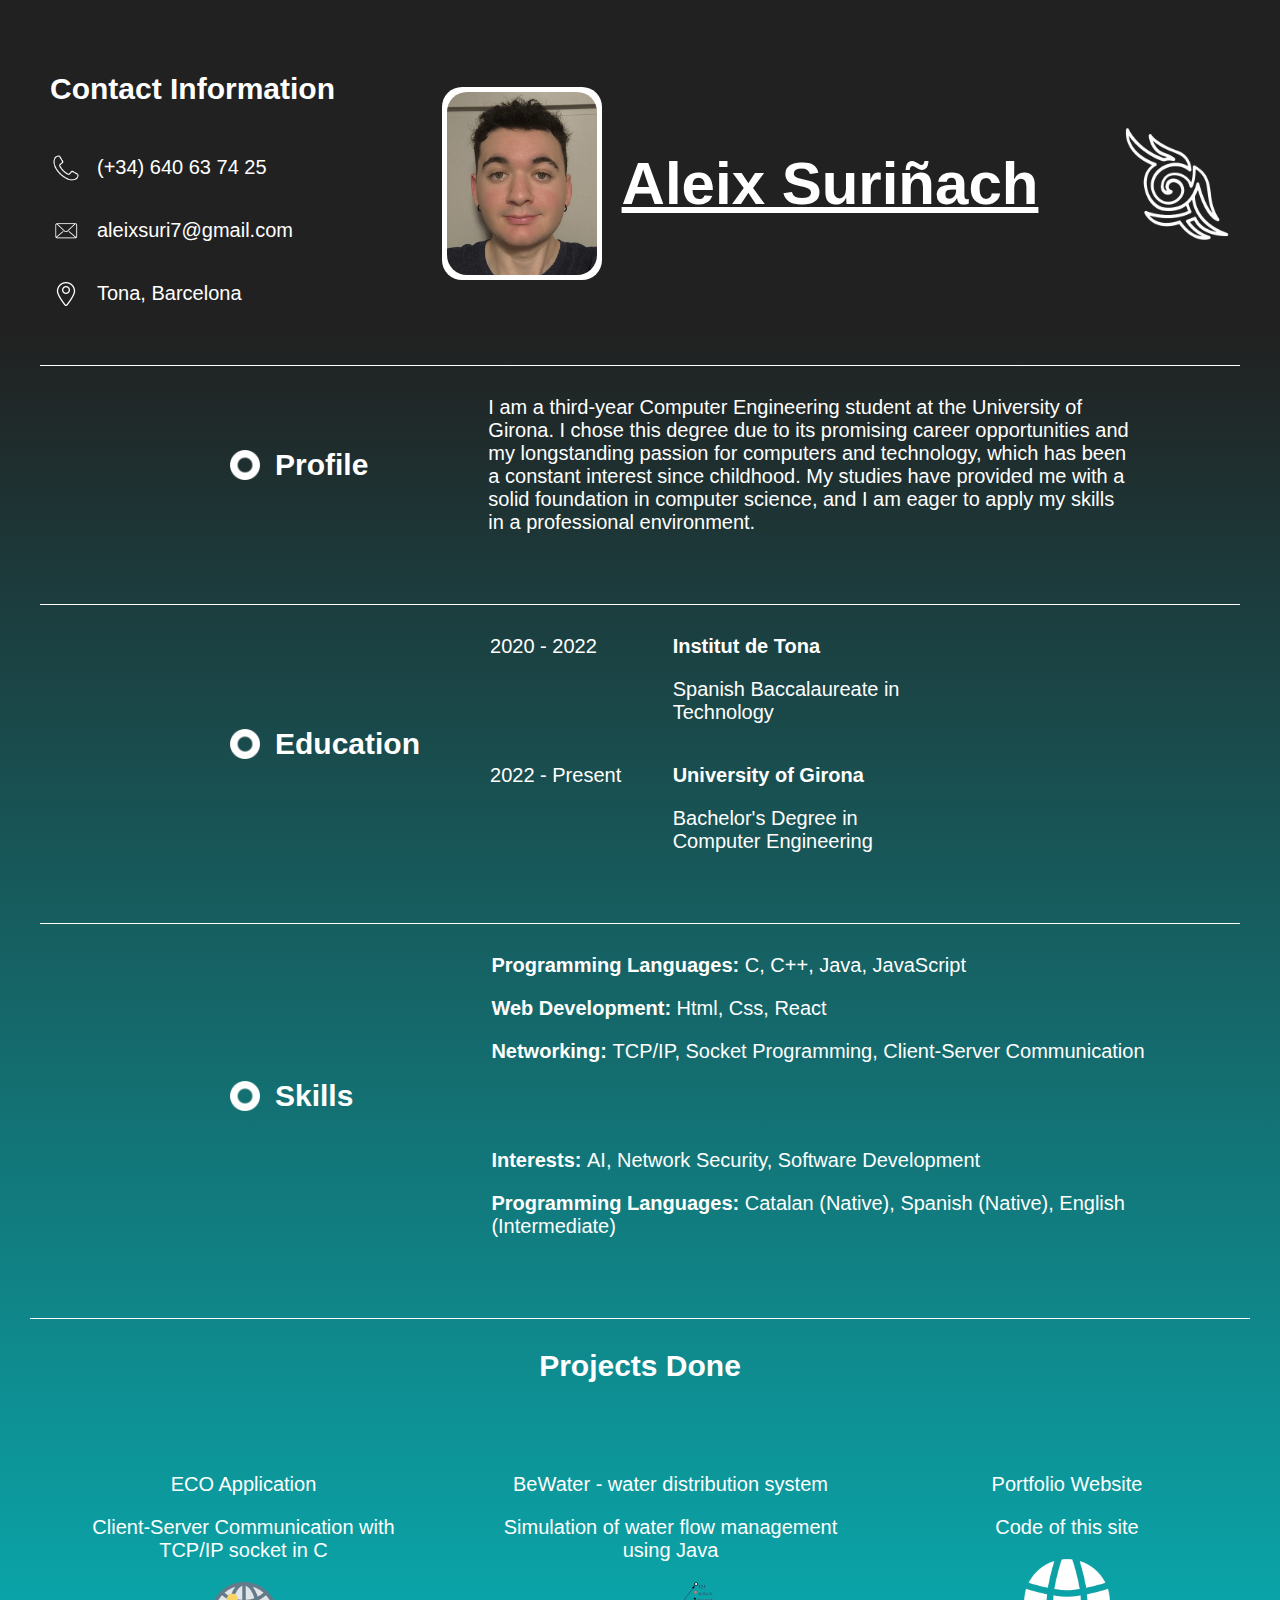
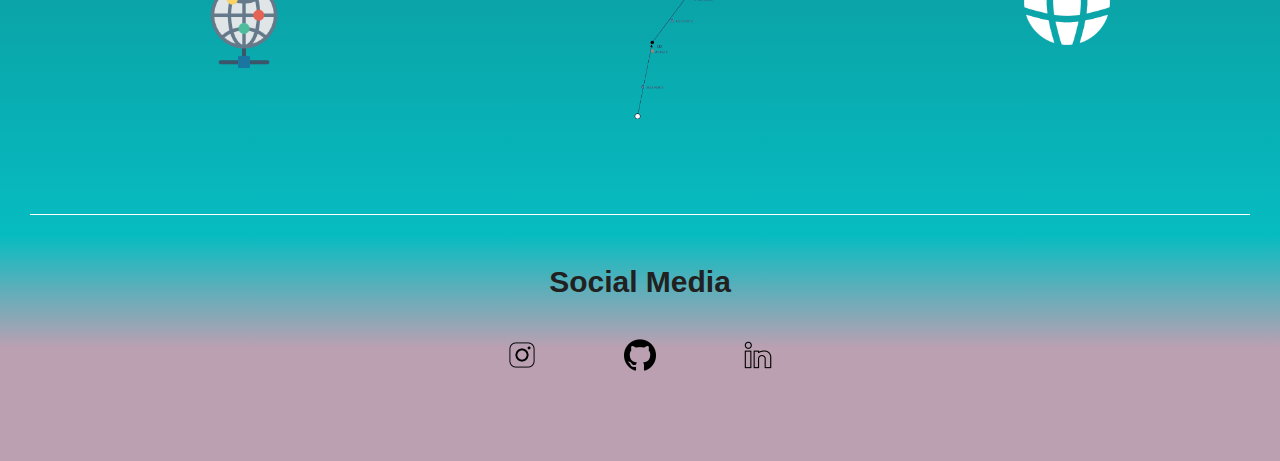
<file: index.html>
<!DOCTYPE html>
<html lang="en">
<head>
    <meta charset="UTF-8">
    <meta name="viewport" content="width=device-width, initial-scale=1.0">
    
    <title>Curriculum Vitae</title>
    <link rel="stylesheet" type="text/css" href="css/style.css">
    <link rel="stylesheet" type="text/css" href="css/elements.css">
</head>
<body>
    <header>
        <!-- Contact Information -->
        <div class="contactInfo">
            <p class="title">Contact Information</p>
            <div>
                <img id="phone" src="img/phoneIcon.png" alt="Phone Icon">
                <p>(+34) 640 63 74 25</p>
            </div>
            
            <div>
                <img id="mail" src="img/mailIcon.png" alt="Mail Icon">
                <p>aleixsuri7@gmail.com</p>
            </div>
            
            <div>
                <img id="location" src="img/locationIcon.png" alt="Location Icon">
                <p>Tona, Barcelona</p>
            </div>
        </div>

        <!-- Img & Name -->
        <div class="imgName">
            <div class="backgroundImg">
                <img id="selfie" src="img/selfie.jpg" alt="Selfie of me"> 
            </div>
            <p id="name">Aleix Suriñach</p>
        </div>

        <div class="decoration"><img id="decoration" src="img/rune.png" alt="Image of a rune"></div>
    </header>

    <main>
        <!-- Container 1 (Profile, Education, Skills)-->
        <section class="aboutMe">
            <!-- Profile -->
            <div class="profileBlock">
                <div class="sectionTitle">
                    <img src="img/circle.png" alt="Circle img">
                    <p class="title">Profile</p>
                </div>
                <div class="profileText">
                    <p>I am a third-year Computer Engineering student at the University of
                        Girona. I chose this degree due to its promising career opportunities
                        and my longstanding passion for computers and technology, which
                        has been a constant interest since childhood. My studies have
                        provided me with a solid foundation in computer science, and I am
                        eager to apply my skills in a professional environment.
                    </p> 
                </div>
            </div>
            
            <!-- Education -->
            <div class="educationBlock">
                <div class="sectionTitle">
                    <img src="img/circle.png" alt="Circle img">
                    <p class="title">Education</p>
                </div>
                <div class="education">
                    <div class="e1">
                        <div><p>2020 - 2022</p></div>
                        <div>
                            <p><b>Institut de Tona</b></p>
                            <p>Spanish Baccalaureate in Technology</p>
                        </div>
                    </div>
                    
                    <div class="e2">    
                        <div><p>2022 - Present</p></div>
                        <div>
                            <p><b>University of Girona</b></p>
                            <p>Bachelor's Degree in Computer Engineering</p>
                        </div>    
                    </div>
                </div>
            </div>    
        
        
            <!-- Skills -->
            <div class="skillsBlock">
                <div class="sectionTitle">
                    <img src="img/circle.png" alt="Circle img">
                    <p class="title">Skills</p>
                </div>
                <div class="skills">
                    <p><b>Programming Languages: </b>C, C++, Java, JavaScript</p> 
                    <p><b>Web Development: </b>Html, Css, React</p> 
                    <p><b>Networking: </b>TCP/IP, Socket Programming, Client-Server Communication</p> 
                    <br>
                    <br>
                    <p><b>Interests: </b>AI, Network Security, Software Development</p> 
                    <p><b>Programming Languages: </b>Catalan (Native), Spanish (Native), English (Intermediate)</p> 
                </div>
            </div>
        </section>
    
        <!-- Container 2 (Projects)-->
        <section class="projects">
            <div class="projectsTitle">
                <p class="title">Projects Done</p>
            </div>
            <div class="projectsBlock">
                <div class="projectsX">
                    <p>ECO Application</p>
                    <p>Client-Server Communication with TCP/IP socket in C</p>
                    <a href="https://github.com/AleixSuri/ECO-Application" target="_blank">
                        <img src="img/xarxaInternet.png" alt="Internet Web Img">
                    </a>    
                </div>
                
                <div class="projectsX">
                    <p>BeWater - water distribution system</p>
                    <p>Simulation of water flow management using Java</p>
                    <a href="https://github.com/AleixSuri/Water-Distribution-System" target="_blank">
                        <img src="img/xarxaAigua.png" alt="Distribution Diagram">
                    </a>
                </div>
                
                <div class="projectsX">
                    <p>Portfolio Website</p>
                    <p>Code of this site</p>
                    <a href="https://github.com/AleixSuri/CV_Website" target="_blank">
                        <img src="img/website.png" alt="Website Icon">
                    </a>
                </div>
            </div>
        </section>
    </main>
    
    <!-- Social Media -->
    <footer>
        <div class="socialMedia">
            <p class="title">Social Media</p>
            
            <div><a href="https://www.instagram.com/aleixsuri_/" target="_blank">
                <img src="img/igIconB.png" alt="Instagram Icon">
            </a></div>
            
            <div><a href="https://github.com/AleixSuri" target="_blank">
                <img src="img/githubIconB.png" alt="GitHub Icon">
            </a></div>
            
            <div><a href="https://www.linkedin.com/in/aleix-suriñach-cobos-a719021a8/" target="_blank">
                <img src="img/linkedinIconB.png" alt="Linkedin Icon">
            </a></div>
        </div>
    </footer>
</body>
</html>
</file>
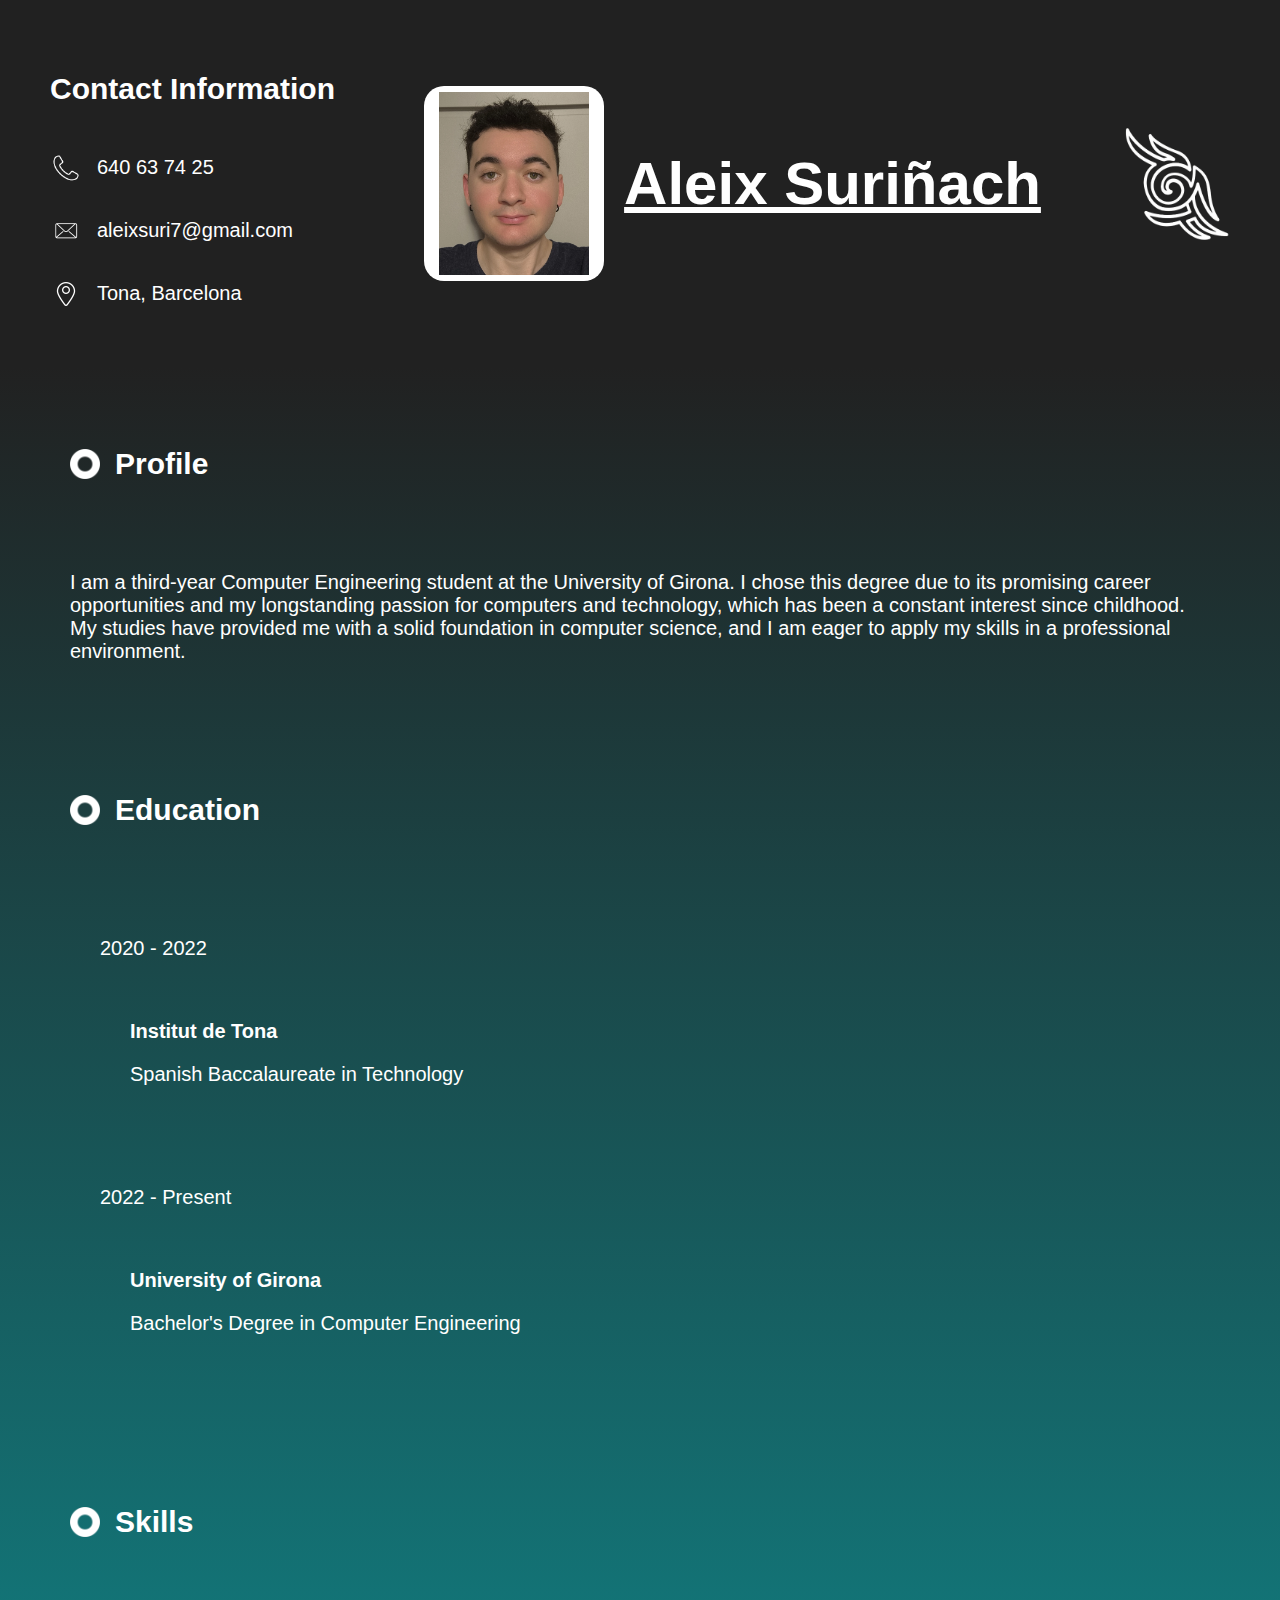
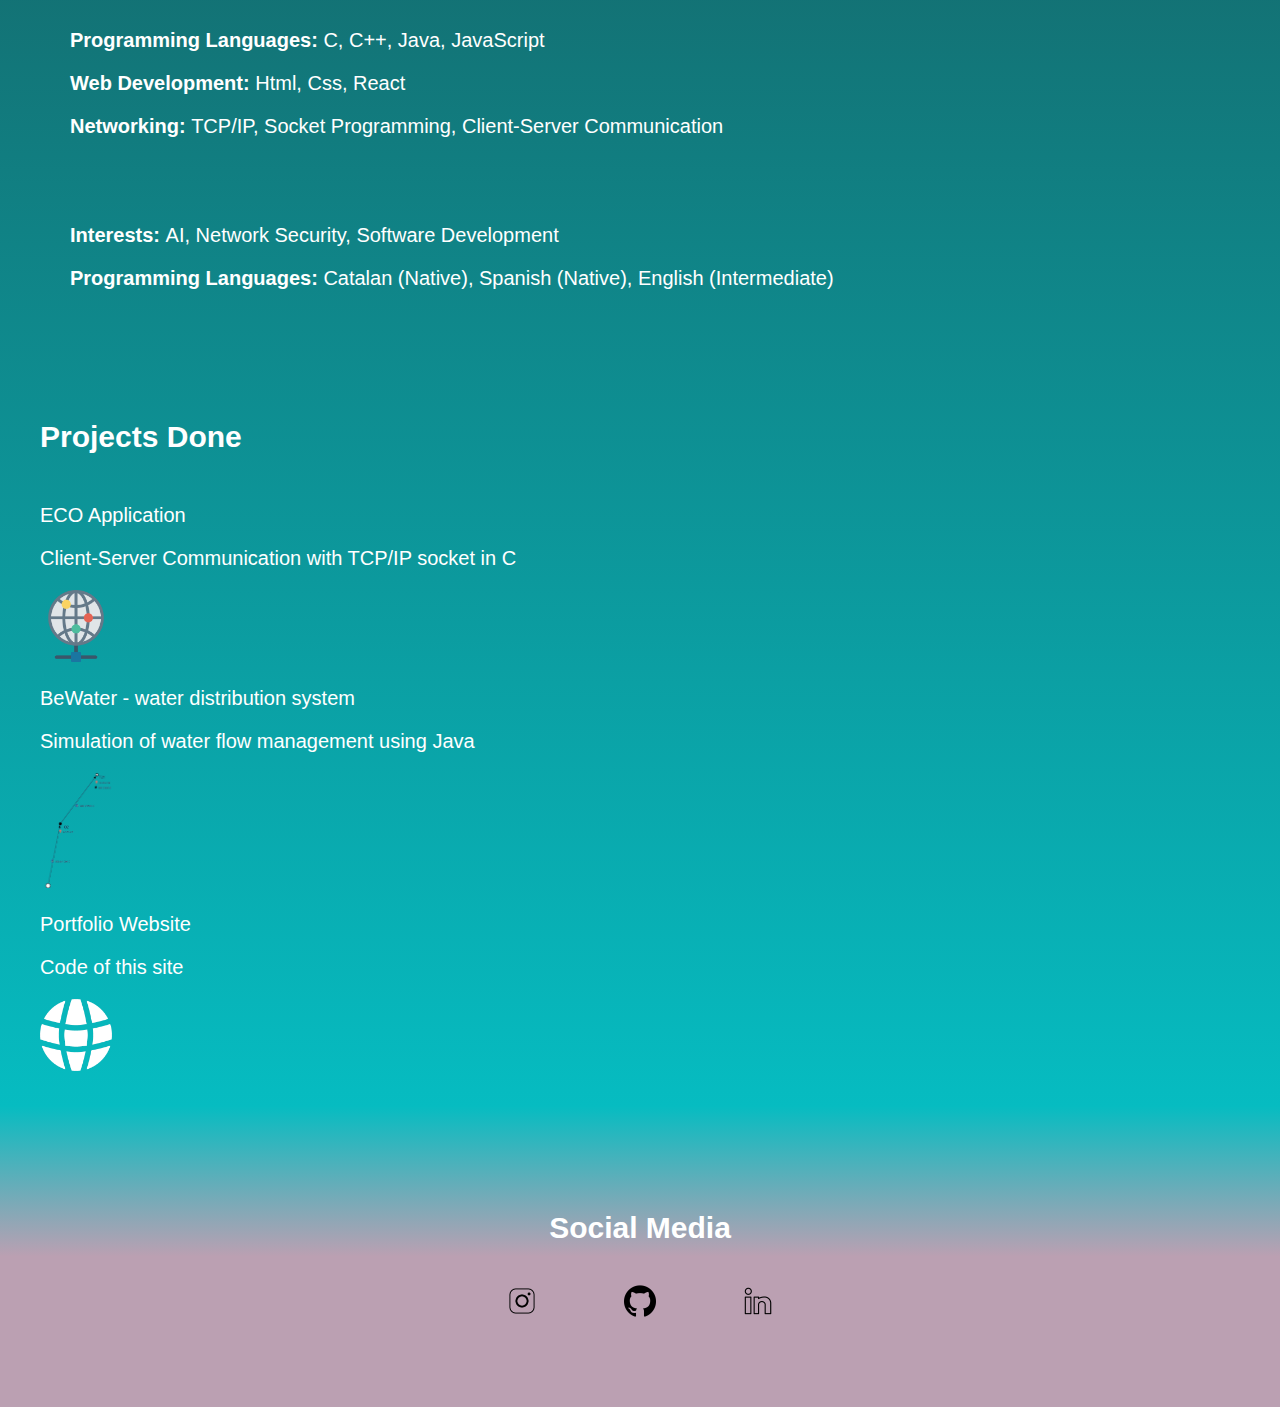
<file: src/index.html>
<!DOCTYPE html>
<html lang="en">
<head>
    <meta charset="UTF-8">
    <meta name="viewport" content="width=device-width, initial-scale=1.0">
    
    <title>Curriculum Vitae</title>
    <link rel="stylesheet" type="text/css" href="style.css">
    <link rel="stylesheet" type="text/css" href="elements.css">
</head>
<body>
    <header>
        <!-- Contact Information -->
        <div class="contactInfo">
            <p class="title">Contact Information</p>
            <div>
                <img id="phone" src="img/phoneIcon.png" alt="Phone Icon">
                <p>640 63 74 25</p>
            </div>
            
            <div>
                <img id="mail" src="img/mailIcon.png" alt="Mail Icon">
                <p>aleixsuri7@gmail.com</p>
            </div>
            
            <div>
                <img id="location" src="img/locationIcon.png" alt="Location Icon">
                <p>Tona, Barcelona</p>
            </div>
        </div>

        <!-- Img & Name -->
        <div class="imgName">
            <div class="backgroundImg">
                <img id="selfie" src="img/selfie.jpg" alt="Selfie of me"> 
            </div>
            <p id="name">Aleix Suriñach</p>
        </div>

        <div class="decoration"><img id="decoration" src="img/rune.png" alt="Image of a rune"></div>
    </header>

    
    <main>
        <!-- Container 1 (Profile, Education, Skills)-->
        <section class="aboutMe">
            <!-- Profile -->
            <div>
                <div class="sectionTitle">
                    <img src="img/circle.png" alt="Circle img">
                    <p class="title">Profile</p>
                </div>
                <div class="profileText">
                    <p>I am a third-year Computer Engineering student at the University of
                        Girona. I chose this degree due to its promising career opportunities
                        and my longstanding passion for computers and technology, which
                        has been a constant interest since childhood. My studies have
                        provided me with a solid foundation in computer science, and I am
                        eager to apply my skills in a professional environment.
                    </p> 
                </div>
            </div>
            
            <!-- Education -->
            <div>
                <div class="sectionTitle">
                    <img src="img/circle.png" alt="Circle img">
                    <p class="title">Education</p>
                </div>
                <div class="education">
                    <div>
                        <p>2020 - 2022</p>
                        <div>
                            <p><b>Institut de Tona</b></p>
                            <p>Spanish Baccalaureate in Technology</p>
                        </div>
                    </div>
                
                    <div>    
                        <p>2022 - Present</p>
                        <div>
                            <p><b>University of Girona</b></p>
                            <p>Bachelor's Degree in Computer Engineering</p>
                        </div>    
                    </div>
                </div>
            </div>    
        
        
            <!-- Skills -->
            <div>
                <div class="sectionTitle">
                    <img src="img/circle.png" alt="Circle img">
                    <p class="title">Skills</p>
                </div>
                <div class="skills">
                    <p><b>Programming Languages: </b>C, C++, Java, JavaScript</p> 
                    <p><b>Web Development: </b>Html, Css, React</p> 
                    <p><b>Networking: </b>TCP/IP, Socket Programming, Client-Server Communication</p> 
                    <br>
                    <br>
                    <p><b>Interests: </b>AI, Network Security, Software Development</p> 
                    <p><b>Programming Languages: </b>Catalan (Native), Spanish (Native), English (Intermediate)</p> 
                </div>
            </div>
        </section>
    
        <!-- Container 2 (Projects)-->
        <section class="projects">
            <div>
                <p class="title">Projects Done</p>
            </div>
            <section>
                <div>
                    <p>ECO Application</p>
                    <p>Client-Server Communication with TCP/IP socket in C</p>
                    <a href="https://github.com/AleixSuri/ECO-Application" target="_blank">
                        <img src="img/xarxaInternet.png" alt="Internet Web Img">
                    </a>    
                </ul>
                </div>
                
                <div>
                    <p>BeWater - water distribution system</p>
                    <p>Simulation of water flow management using Java</p>
                        <a href="https://github.com/AleixSuri/Water-Distribution-System" target="_blank">
                            <img src="img/xarxaAigua.png" alt="Distribution Diagram">
                        </a>
                    </ul>
                </div>
                
                <div>
                    <p>Portfolio Website</p>
                    <p>Code of this site</p>
                        <a href="https://github.com/AleixSuri/CV_Website" target="_blank">
                            <img src="img/website.png" alt="Website Icon">
                        </a>
                    </ul>
                </div>
            </section>
        </section>
    </main>
    
    <!-- Social Media -->
    <footer>
        <div class="socialMedia">
            <p class="title">Social Media</p>
            
            <div><a href="https://www.instagram.com/aleixsuri_/" target="_blank">
                <img src="img/igIconB.png" alt="Instagram Icon">
            </a></div>
            
            <div><a href="https://github.com/AleixSuri" target="_blank">
                <img src="img/githubIconB.png" alt="GitHub Icon">
            </a></div>
            
            <div><a href="https://www.linkedin.com/in/aleix-suriñach-cobos-a719021a8/" target="_blank">
                <img src="img/linkedinIconB.png" alt="Linkedin Icon">
            </a></div>
        </div>
    </footer>
</body>
</html>
</file>
<file: css/style.css>
/* Font-size's, color, img px... */

body{
    margin: 0;
    font-family: 'Roboto', sans-serif;
    color: #ffffff;
    font-size: 20px;
}

.title{
    font-weight: bold;
    font-size: 30px;
}

#name{
    font-size: 60px;
    font-weight: bold;
    text-decoration: underline;
}

header{
    background-color: #212121;
}

main{
    background: linear-gradient(to bottom, #212121, #06bcc1);
}

footer{
    background: linear-gradient(to bottom, #06bcc1, #BBA0B2 50%);
}
</file>
<file: css/elements.css>
/* Elements settings */

body{
    display: flex;
    flex-direction: column;
    min-width: 1000px;
}

/* ----------------- 
   Header
----------------- */
header{
    padding: 32px 40px 0 40px;
    display: flex;
    justify-content: space-between;
}
        /* ----------------- 
            Contact Information
        ----------------- */
.contactInfo{
    display: flex;
    flex-direction: column;
    padding: 10px;
    min-width: 300px;
}

.contactInfo div{
    display: flex;
    align-items: center;
    transition: transform 0.6s;
}

.contactInfo div:hover{
    transform: scale(1.2);
    margin-left: 40px;
}

.contactInfo img{
    width: 32px;
    height: 32px;
    margin-right: 15px;
}

        /* ----------------- 
            Img & Name
        ----------------- */
.imgName{
    display: flex;   
    align-items: center;
}
    
.backgroundImg{
    background-color: white;
    border-radius: 20px;
    display: flex;
    align-items: center;
    justify-content: center;
    padding: 5px 5px;
    margin-right: 20px;
}

#selfie{
    width: 150px;
    border-radius: 20px;
    justify-content: center;
}


        /* ----------------- 
            Decoration
        ----------------- */
.decoration{
    display: flex;
    align-items: center;
}

#decoration{
    width: 120px;
    height: 120px;
    transform: scaleX(-1);
    transition: transform 1.5s;
}

#decoration:hover{
    transform: rotate(180deg); 
}


/* ----------------- 
   Main
----------------- */
main{
    display: flex;
    flex-direction: column;
    align-items: center;
}

.sectionTitle{
    display: flex;
    align-items: center;
    justify-content: center;
    margin-left: 180px;
}

.sectionTitle img{
    margin-right: 15px;
    width: 30px;
    height: 30px;
}

        /* ----------------- 
            About Me
        ----------------- */
.aboutMe{
    margin: 10px;
    display: flex;
    flex-direction: column;
}

.profileBlock, .educationBlock, .skillsBlock{
    border-top: 1px solid #ffffff;
    padding: 10px;
    margin: 20px 30px;
    display: flex;
    gap: 20px;
}

                /* ----------------- 
                    Profile
                ----------------- */
.profileBlock{
    align-items: center;
}

.profileText{
    margin-left: 100px;
    max-width: 645px;
}

                /* ----------------- 
                    Education
                ----------------- */
.education{
    display: flex;
    flex-direction: column;
    margin-left: 50px;
}

.e1, .e2{
    display: grid;
    grid-template-columns: 35% 50%;
}


                /* ----------------- 
                    Skills
                ----------------- */
.skills{
    margin-left: 118px;
}

        /* ----------------- 
            Projects
        ----------------- */
.projects{
    border-top: 1px solid #ffffff;
    border-bottom: 1px solid #ffffff;
    margin: 20px 30px;
    padding-bottom: 50px;
    
    display: flex;
    flex-direction: column;
}

.projectsTitle{
    display: flex;
    justify-content: center;
}

.projectsBlock{ 
    display: grid;
    grid-template-columns:  35% 35% 30%;
}

.projectsX{
    margin: 40px;
    text-align: center;
    
}

.projectsX img{
    width: 86px;
}

.projectsX a img{
    transition: transform 0.3s;
}

.projectsX a:hover img{
    transform: scale(1.3);
}
    

/* ----------------- 
   Footer
----------------- */
footer{
    padding-bottom: 75px;
}

.socialMedia{
    text-align: center;
}

.socialMedia p{
    color: #212121;
}

.socialMedia div{
    display: inline-block;
    margin: 10px 40px;
    transition: transform 0.4s;
}

.socialMedia img{
    width: 32px;
}

.socialMedia img:hover{
    transform: scale(1.5);
}
</file>
<file: src/style.css>
/* Font-size's, color, img px... */

body{
    margin: 0;
    font-family: 'Roboto', sans-serif;
    color: #ffffff;
    font-size: 20px;
}

.title{
    font-weight: bold;
    font-size: 30px;
}

#name{
    font-size: 60px;
    font-weight: bold;
    text-decoration: underline;
}

header{
    background-color: #212121;
}

main{
    background: linear-gradient(to bottom, #212121, #06bcc1);
}

footer{
    background: linear-gradient(to bottom, #06bcc1, #BBA0B2 50%);
}
</file>
<file: src/elements.css>
/* Elements settings */

body{
    display: flex;
    flex-direction: column;
}

/* ----------------- 
   Header
----------------- */
header{
    padding: 32px 40px;
    display: flex;
    flex-direction: row;
    justify-content: space-between;
}
        /* ----------------- 
            Contact Information
        ----------------- */
.contactInfo{
    display: flex;
    flex-direction: column;
    padding: 10px;
}

.contactInfo div{
    display: flex;
    align-items: center;
    transition: transform 0.6s;
}

.contactInfo div:hover{
    transform: scale(1.2);
    margin-left: 40px;
}

.contactInfo img{
    width: 32px;
    height: 32px;
    margin-right: 15px;
}

        /* ----------------- 
            Img & Name
        ----------------- */
.imgName{
    display: flex;
    flex-direction: row;    
    align-items: center;
}
    
.backgroundImg{
    width: fit-content;
    height: fit-content;
    background-color: white;
    border-radius: 20px;
    display: flex;
    align-items: center;
    justify-content: center;
    overflow: hidden;
    padding: 6px 15px;
    margin-right: 20px;
}

#selfie{
    width: 150px;
}


        /* ----------------- 
            Decoration
        ----------------- */
.decoration{
    display: flex;
    align-items: center;
}

#decoration{
    width: 120px;
    height: 120px;
    transform: scaleX(-1);
    transition: transform 1.5s;
}

#decoration:hover{
    transform: rotate(180deg); 
}


/* ----------------- 
   Main
----------------- */
main{
    display: flex;
    flex-direction: column;
}


        /* ----------------- 
            About Me
        ----------------- */
.sectionTitle{
    display: flex;
    align-items: center;
}

.sectionTitle img{
    margin-right: 15px;
    width: 30px;
    height: 30px;
}

.aboutMe{
    margin: 10px;
    display: flex;
    flex-direction: column;
}

.aboutMe div{
    padding: 20px 30px;
}


        /* ----------------- 
            Projects
        ----------------- */
.projects{
    margin: 10px;
    padding: 20px 30px;
    display: flex;
    flex-direction: column;
}

.projects img{
    width: 72px;
}
    

/* ----------------- 
   Footer
----------------- */
footer{
    padding: 75px;
}

.socialMedia{
    text-align: center;
}

.socialMedia div{
    display: inline-block;
    margin: 10px 40px;
    transition: transform 0.4s;
}

.socialMedia img{
    width: 32px;
}

.socialMedia img:hover{
    transform: scale(1.5);
}
</file>
